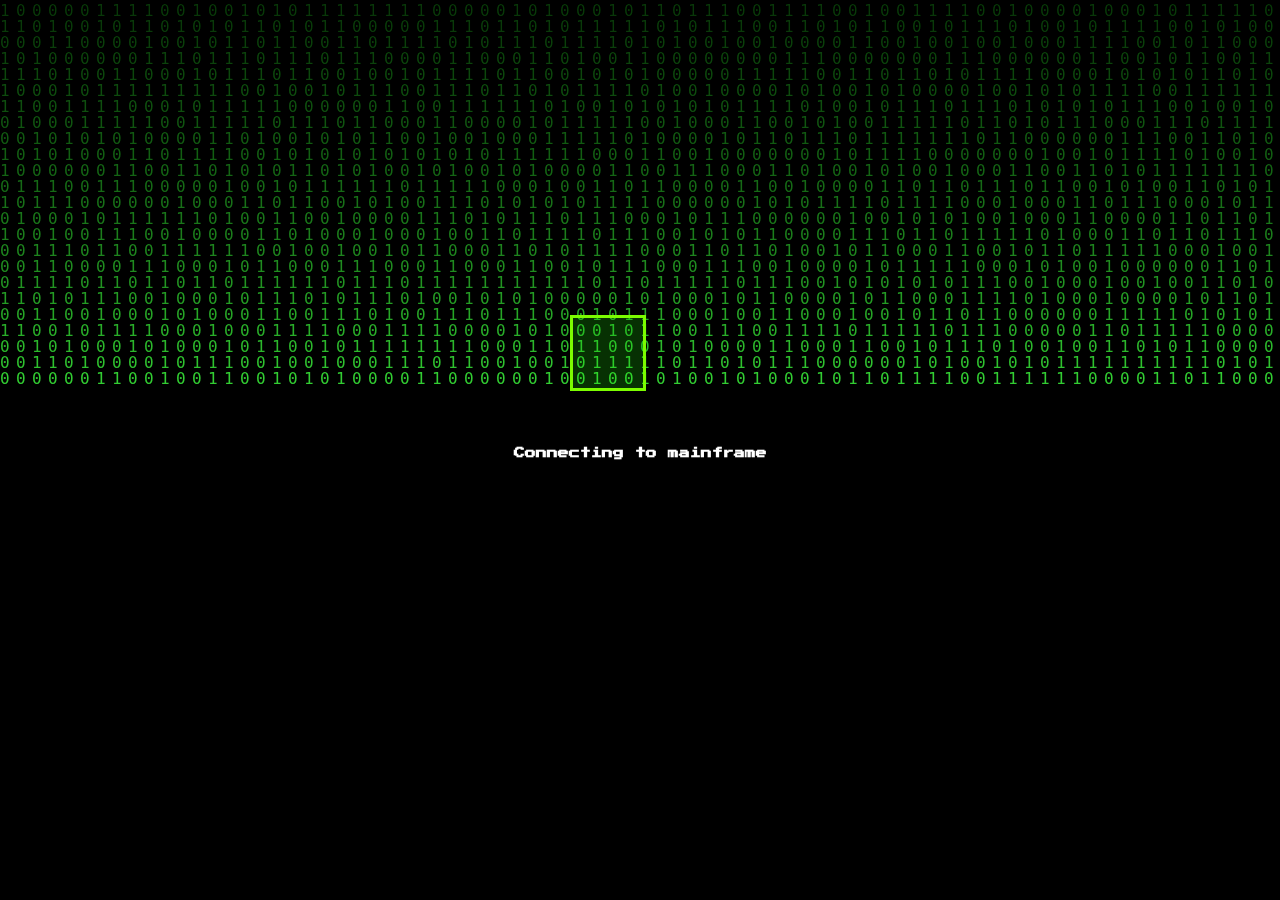
<file: index.html>
<!DOCTYPE html>
<html lang="en">
  <head>
    <meta charset="UTF-8" />
    <meta http-equiv="X-UA-Compatible" content="IE=edge" />
    <meta name="viewport" content="width=device-width, initial-scale=1.0" />
    <link rel="icon" type="image/x-icon" href="VM.ico">
    <!-- <link rel="stylesheet" href="style.css" /> -->
    <title>Stan's Server</title>
    <style>
			@import url('https://fonts.googleapis.com/css2?family=Press+Start+2P&display=swap');

      html {
        background: black;
        height: 100%;
        overflow: hidden;
      }

      body {
		font-family: "Press Start 2P", system-ui;
		font-weight: 400;
		font-style: normal;
        margin: 0;
        padding: 0;
        height: 100%;
        display: flex;
        justify-content: center;
        align-items: center;
        color: white;
        position: relative;
      }
	  #matrix {
        position: absolute;
        z-index: -1;
        top: 0;
        left: 0;
        width: 100vw;
        height: 100vh;
      }
      .wrapper {
		position: absolute;
		top: 25vh;
		left: 50vw;
		transform: translate(-50%, -50%); /* Centers the wrapper both vertically and horizontally */
		width: 90%; /* Ensures the wrapper takes up 90% of the viewport width */
		max-width: 325px; /* Limits the maximum width of the wrapper to prevent it from growing too large on big screens */
		text-align: center;
		color: white;
		z-index: 1;
		}

.spinner {
  width: 70px;
  height: 70px;
  --clr: #7CFC00;
  --clr-alpha: rgba(43, 255, 19, 0.1);
  animation: spinner 1.6s infinite ease;
  transform-style: preserve-3d;
  margin-bottom: 10px;
  position: absolute;
  top: 35vh;
  transform: translateX(-50%);
}

.card-text {
  margin-bottom: 25px;
  font-size: 0.6em;
  line-height: 15px;
}

/* For smaller screens */
@media (max-width: 600px) {
  .wrapper {
    width: 80%; /* On smaller screens, make the wrapper take up 80% of the screen width */
    padding: 10px;
	left: 47.5vw;
  }
  .spinner {
    width: 50px; /* Smaller spinner for smaller devices */
    height: 50px;
  }
  .spinnerText {
    font-size: 10px; /* Smaller font for the spinner text */
  }
}

/* For larger screens */
@media (min-width: 1200px) {
  .wrapper {
    width: 50%; /* On larger screens, the wrapper will take up 50% of the screen width */
  }
}

      .spinnerText{
        margin-top: 20px;
        font-size: 11px;
        z-index: 1;
        position: absolute;
        top: 47.5vh;
		font-weight: bold;
      }

.spinner > div {
  background-color: var(--clr-alpha);
  height: 100%;
  position: absolute;
  width: 100%;
  border: 3.5px solid var(--clr);
}

.spinner div:nth-of-type(1) {
  transform: translateZ(-35.2px) rotateY(180deg);
}

.spinner div:nth-of-type(2) {
  transform: rotateY(-270deg) translateX(50%);
  transform-origin: top right;
}

.spinner div:nth-of-type(3) {
  transform: rotateY(270deg) translateX(-50%);
  transform-origin: center left;
}

.spinner div:nth-of-type(4) {
  transform: rotateX(90deg) translateY(-50%);
  transform-origin: top center;
}

.spinner div:nth-of-type(5) {
  transform: rotateX(-90deg) translateY(50%);
  transform-origin: bottom center;
}

.spinner div:nth-of-type(6) {
  transform: translateZ(35.2px);
}

@keyframes spinner {
  0% {
    transform: rotate(45deg) rotateX(-25deg) rotateY(25deg);
  }

  50% {
    transform: rotate(45deg) rotateX(-385deg) rotateY(25deg);
  }

  100% {
    transform: rotate(45deg) rotateX(-385deg) rotateY(385deg);
  }
}

.container {
  display: flex;
  margin: auto;
  aspect-ratio: 16/9;
  align-items: center;
  justify-items: center;
  justify-content: center;
  flex-wrap: nowrap;
  flex-direction: column;
  gap: 1em;
}

.input-container {
  filter: drop-shadow(46px 36px 24px transparent)
    drop-shadow(-55px -40px 25px transparent);
  /* animation: blinkShadowsFilter 8s ease-in infinite; */
}

.input-content {
  display: grid;
  align-content: center;
  justify-items: center;
  align-items: center;
  text-align: center;
  padding-inline: 1em;
}

.input-content::before {
  content: "";
  position: absolute;
  width: 100%;
  height: 100%;
  filter: blur(40px);
  -webkit-clip-path: polygon(
    26% 0,
    66% 0,
    92% 0,
    100% 8%,
    100% 89%,
    91% 100%,
    7% 100%,
    0 92%,
    0 0
  );
  clip-path: polygon(
    26% 0,
    66% 0,
    92% 0,
    100% 8%,
    100% 89%,
    91% 100%,
    7% 100%,
    0 92%,
    0 0
  );
  background: rgba(122, 251, 255, 0.5568627451);
  transition: all 1s ease-in-out;
}

.input-content::after {
  content: "";
  position: absolute;
  width: 98%;
  height: 98%;
  box-shadow: inset 0px 0px 20px 20px #212121;
  background: repeating-linear-gradient(
      to bottom,
      transparent 0%,
      rgba(12, 54, 3, 0.6) 1px,
      rgb(0, 0, 0) 3px,
      hsl(91, 61%, 12%) 5px,
      #15441c 4px,
      transparent 0.5%
    ),
    repeating-linear-gradient(
      to left,
      hsl(295, 60%, 12%) 100%,
      hsla(295, 60%, 12%, 0.99) 100%
    );
  -webkit-clip-path: polygon(
    26% 0,
    31% 5%,
    61% 5%,
    66% 0,
    92% 0,
    100% 8%,
    100% 89%,
    91% 100%,
    7% 100%,
    0 92%,
    0 0
  );
  clip-path: polygon(
    26% 0,
    31% 5%,
    61% 5%,
    66% 0,
    92% 0,
    100% 8%,
    100% 89%,
    91% 100%,
    7% 100%,
    0 92%,
    0 0
  );
  animation: backglitch 50ms linear infinite;
}

.input-dist {
  z-index: 80;
  display: grid;
  align-items: center;
  text-align: center;
  width: 100%;
  padding-inline: 1em;
  padding-block: 1.2em;
  grid-template-columns: 1fr;
}

.input-type {
  display: flex;
  flex-wrap: wrap;
  flex-direction: column;
  gap: 1em;
  font-size: 1.1rem;
  background-color: transparent;
  width: 100%;
  border: none;
}

.input-is {
  font-family: "Press Start 2P", system-ui;
		font-weight: 400;
		font-style: normal;
  color: #fff;
  font-size: 0.8rem;
  background-color: transparent;
  width: 100%;
  box-sizing: border-box;
  padding-inline: 0.5em;
  padding-block: 0.7em;
  border: none;
  transition: all 1s ease-in-out;
  border-bottom: 1px solid hsl(221, 26%, 43%);
}

.input-is:hover {
  transition: all 1s ease-in-out;
  background: linear-gradient(
    90deg,
    transparent 0%,
    rgba(133, 255, 102, 0.2) 27%,
    rgba(133, 255, 102, 0.2) 63%,
    transparent 100%
  );
  transform: scale(1.1);
}

.input-content:focus-within::before {
  transition: all 1s ease-in-out;
  background: hsla(0, 0%, 100%, 0.814);
}

.input-is:focus {
  outline: none;
  border-bottom: 1px solid hsl(192, 100%, 100%);
  color: hsl(192, 100%, 88%);
  background: linear-gradient(
    90deg,
    transparent 0%,
    rgba(102, 255, 110, 0.2) 27%,
    rgba(133, 255, 102, 0.2) 63%,
    transparent 100%
  );
}

.input-is::-moz-placeholder {
  color: hsla(192, 100%, 88%, 0.806);
}

.input-is::placeholder {
  color: hsla(192, 100%, 88%, 0.806);
}

.submit-button {
  font-family: "Press Start 2P", system-ui;
		font-weight: 400;
		font-style: normal;
    font-size: 0.8rem;
  width: 50%;
  border: none;
  color: hsla(192, 100%, 88%, 0.806);
  background: linear-gradient(
    90deg,
    transparent 0%,
    rgba(133, 255, 102, 0.2) 27%,
    rgba(133, 255, 102, 0.2) 63%,
    transparent 100%
  );
  clip-path: polygon(0 0, 85% 0%, 100% 0, 100% 15%, 100% 90%, 91% 100%, 0 100%);
  padding: 0.5em;
  animation: blinkShadowsFilter 0.5s ease-in infinite;
  transition: all 500ms;
}

.submit-button:hover {
  color: hsl(0, 0%, 100%);
  cursor: pointer;
  font-size: medium;
  font-weight: bold;
}

@keyframes backglitch {
  0% {
    box-shadow: inset 0px 20px 20px 30px #212121;
  }

  50% {
    box-shadow: inset 0px -20px 20px 30px hsl(100, 41%, 10%);
  }

  to {
    box-shadow: inset 0px 20px 20px 30px #212121;
  }
}

@keyframes rotate {
  0% {
    transform: rotate(0deg) translate(-50%, 20%);
  }

  50% {
    transform: rotate(180deg) translate(40%, 10%);
  }

  to {
    transform: rotate(360deg) translate(-50%, 20%);
  }
}

.dots {
  color: white;
  position: relative;
}

.dots::after {
  position: absolute;
  animation: b 3s infinite linear;
  color: white;
  content: "";
  left: 105%;
}

@keyframes b {
  0% {
    content: "";
  }

  10% {
    content: ".";
  }

  40% {
    content: "..";
  }

  70% {
    content: "...";
  }

  100% {
    content: "";
  }
}

.sticky-note-container {
    position: absolute;
    top: 15px;
    right: 10px;
    display: none;
}

.sticky-note {
    width: 220px;
    height: 200px;
    background-color: #ffeb3b; /* yellow sticky note color */
    padding: 20px;
    border-radius: 10px;
    box-shadow: 3px 3px 5px rgba(0, 0, 0, 0.2);
    display: flex;
    justify-content: center;
    align-items: center;
    font-size: 18px;
    color: #333;
    font-weight: bold;
    transform: rotate(-2deg); /* Slight rotation for effect */
    animation: swing 2s ease-out forwards; /* Animation only for sticky note */
}

.sticky-pin {
    position: absolute;
    top: 8px;
    right: 4px;
    width: 20px;
    height: 20px;
    background-color: #ff3b3b;
    border-radius: 50%;
    box-shadow: 2px 2px 5px rgba(0, 0, 0, 0.262);
    transform: translateX(-50%);
    /* No animation on the red pin, so it remains fixed */
}

.line {
    width: 100%;
    height: 1px;
    background-color: #c96f005e;
    margin: 5px 0;
}

.text-container {
    display: flex;
    flex-direction: column;
    justify-content: flex-start;
    align-items: flex-start;
    overflow: hidden;
    white-space: nowrap;
    padding-right: 5px;
}

.text-container span {
    margin: 0;
    padding-left: 10px;
    font-size: 10px;
}

/* Swing animation for sticky note */
@keyframes swing {
    0% {
        transform: rotate(-2deg) translateX(0); /* Initial position */
    }
    30% {
        transform: rotate(3deg) translateX(-5px); /* Move left */
    }
    50% {
        transform: rotate(-3deg) translateX(5px); /* Move right */
    }
    70% {
        transform: rotate(2deg) translateX(-5px); /* Move left */
    }
    100% {
        transform: rotate(-2deg) translateX(0); /* Stop at original position */
    }
}


    </style>
  </head>
  <body>
<div class="sticky-note-container">
    <div class="sticky-note">
        <div class="text-container">
            <span>Don't forget to hide!</span>
            <div class="line"></div>
            <span>‎ </span>
            <div class="line"></div>
            <span>user: stan</span>
            <div class="line"></div>
            <span>pass: 123</span>
            <div class="line"></div>
            <span>‎ </span>
            <div class="line"></div>
            <span>‎ </span>
            <div class="line"></div>
            <span>‎ </span>
            <div class="line"></div>
        </div>
    </div>
    <div class="sticky-pin"></div> <!-- Red Pin placed separately -->
</div>
<div class="spinner">
  <div></div>
  <div></div>
  <div></div>
  <div></div>
  <div></div>
  <div></div>
</div>
<div class="spinnerText">Connecting to mainframe<span class="dots"></span></div>
    <canvas id="matrix"></canvas>
   
    <script>
      const canvas = document.getElementById("matrix");
      const context = canvas.getContext("2d");

      canvas.width = window.innerWidth;
      canvas.height = window.innerHeight;

      // const katakana =
      //   "アァカサタナハマヤャラワガザダバパイィキシチニヒミリヰギジヂビピウゥクスツヌフムユュルグズブヅプエェケセテネヘメレヱゲゼデベペオォコソトノホモヨョロヲゴゾドボポヴッン";
      // const latin = "ABCDEFGHIJKLMNOPQRSTUVWXYZ";
      // const nums = "0123456789";

      // const alphabet = katakana + latin + nums;

      const alphabet = "01"

      const fontSize = 16;
      const columns = canvas.width / fontSize;

      const rainDrops = [];

      for (let x = 0; x < columns; x++) {
        rainDrops[x] = 1;
      }

      const draw = () => {
        context.fillStyle = "rgba(0, 0, 0, 0.05)";
        context.fillRect(0, 0, canvas.width, canvas.height);

        context.fillStyle = "#32CD32";
        context.font = fontSize + "px monospace";

        for (let i = 0; i < rainDrops.length; i++) {
          const text = alphabet.charAt(
            Math.floor(Math.random() * alphabet.length)
          );
          context.fillText(text, i * fontSize, rainDrops[i] * fontSize);

          if (
            rainDrops[i] * fontSize > canvas.height &&
            Math.random() > 0.975
          ) {
            rainDrops[i] = 0;
          }
          rainDrops[i]++;
        }
      };

      setInterval(draw, 30);

      setTimeout(() => {
        document.querySelector(".spinner").remove();
        document.querySelector(".spinnerText").remove();
        let div = document.createElement("div")
        div.innerHTML = `<form class="container" action="console.html" method="GET" onsubmit="event.preventDefault(); validateMyForm();">
            <div class="input-container">
              <div class="input-content">
                <div class="input-dist">
                  <span class="card-text">Restricted Area Access.<br>Authorized personel only!</span>
                  <div class="input-type">
                    <input class="input-is" type="text" placeholder="User" />
                    <input
                      class="input-is"
                      type="password"
                      placeholder="Password"
                    />
                  </div>
                </div>
              </div>
            </div>
            <button class="submit-button">Log in</button>
          </form>`
document.body.appendChild(div)
      }, 7000);

      function validateMyForm() {
		if(document.querySelectorAll(".input-is")[0].value.trim().length < 1 || document.querySelectorAll(".input-is")[1].value.trim().length < 1){
            document.querySelector(".card-text").innerHTML = "Error submiting.<br>Please fill in all fields!";
            document.querySelectorAll(".input-is")[0].value = "";
            document.querySelectorAll(".input-is")[1].value = "";
        }
        else if(document.querySelectorAll(".input-is")[0].value.trim() == "stan" && document.querySelectorAll(".input-is")[1].value.trim() == "123"){
            document.querySelector(".container").parentElement.hidden = true;
            let div = document.createElement("div")
            let divText = document.createElement("div")
            divText.classList = "spinnerText"
            div.classList = "spinner"
            div.innerHTML = `  <div></div>
                            <div></div>
                            <div></div>
                            <div></div>
                            <div></div>
                            <div></div>`
            divText.innerHTML = `Authorized. Connecting to mainframe<span class="dots"></span>`
            document.body.appendChild(div)
            document.body.appendChild(divText)
            
            setTimeout(() => {
                document.querySelector(".container").submit();
            }, 3500);
        }
        else{
            document.querySelector(".card-text").innerHTML = "Wrong username or password!<br>Please try again.";
            document.querySelectorAll(".input-is")[0].value = "";
            document.querySelectorAll(".input-is")[1].value = "";
            document.querySelector(".sticky-note-container").style.display = "block";
        }
      }

document.ondragstart = function(){return false;}
document.oncontextmenu = function(){return false;}
document.onselectstart = function(){return false;}

document.addEventListener("keydown", function (e) {
    // Block F12
    if (e.key === "F12") { // F12 key
        e.preventDefault();
        return false;
    }

    // Block Ctrl + Shift + I (Developer Tools)
    if (e.ctrlKey && e.shiftKey && e.key === "I") { // Ctrl + Shift + I
        e.preventDefault();
        return false;
    }

    // Block Ctrl + Shift + C (Inspect Element)
    if (e.ctrlKey && e.shiftKey && e.key === "C") { // Ctrl + Shift + C
        e.preventDefault();
        return false;
    }

    // Block Ctrl + U (View Page Source)
    if (e.ctrlKey && e.key === "u") { // Ctrl + U
        e.preventDefault();
        return false;
    }

    // Block Ctrl + Shift + J (Developer Tools Console tab)
    if (e.ctrlKey && e.shiftKey && e.key === "J") { // Ctrl + Shift + J
        e.preventDefault();
        return false;
    }

    // Block Ctrl + Shift + F (Search in DevTools)
    if (e.ctrlKey && e.shiftKey && e.key === "F") { // Ctrl + Shift + F
        e.preventDefault();
        return false;
    }

    // Block Ctrl + Alt + I (Developer Tools)
    if (e.ctrlKey && e.altKey && e.key === "I") { // Ctrl + Alt + I
        e.preventDefault();
        return false;
    }

    // Block right-click (optional)
    if (e.button === 2) { // Right-click
        e.preventDefault();
        return false;
    }
});
    </script>
  </body>
</html>
</file>
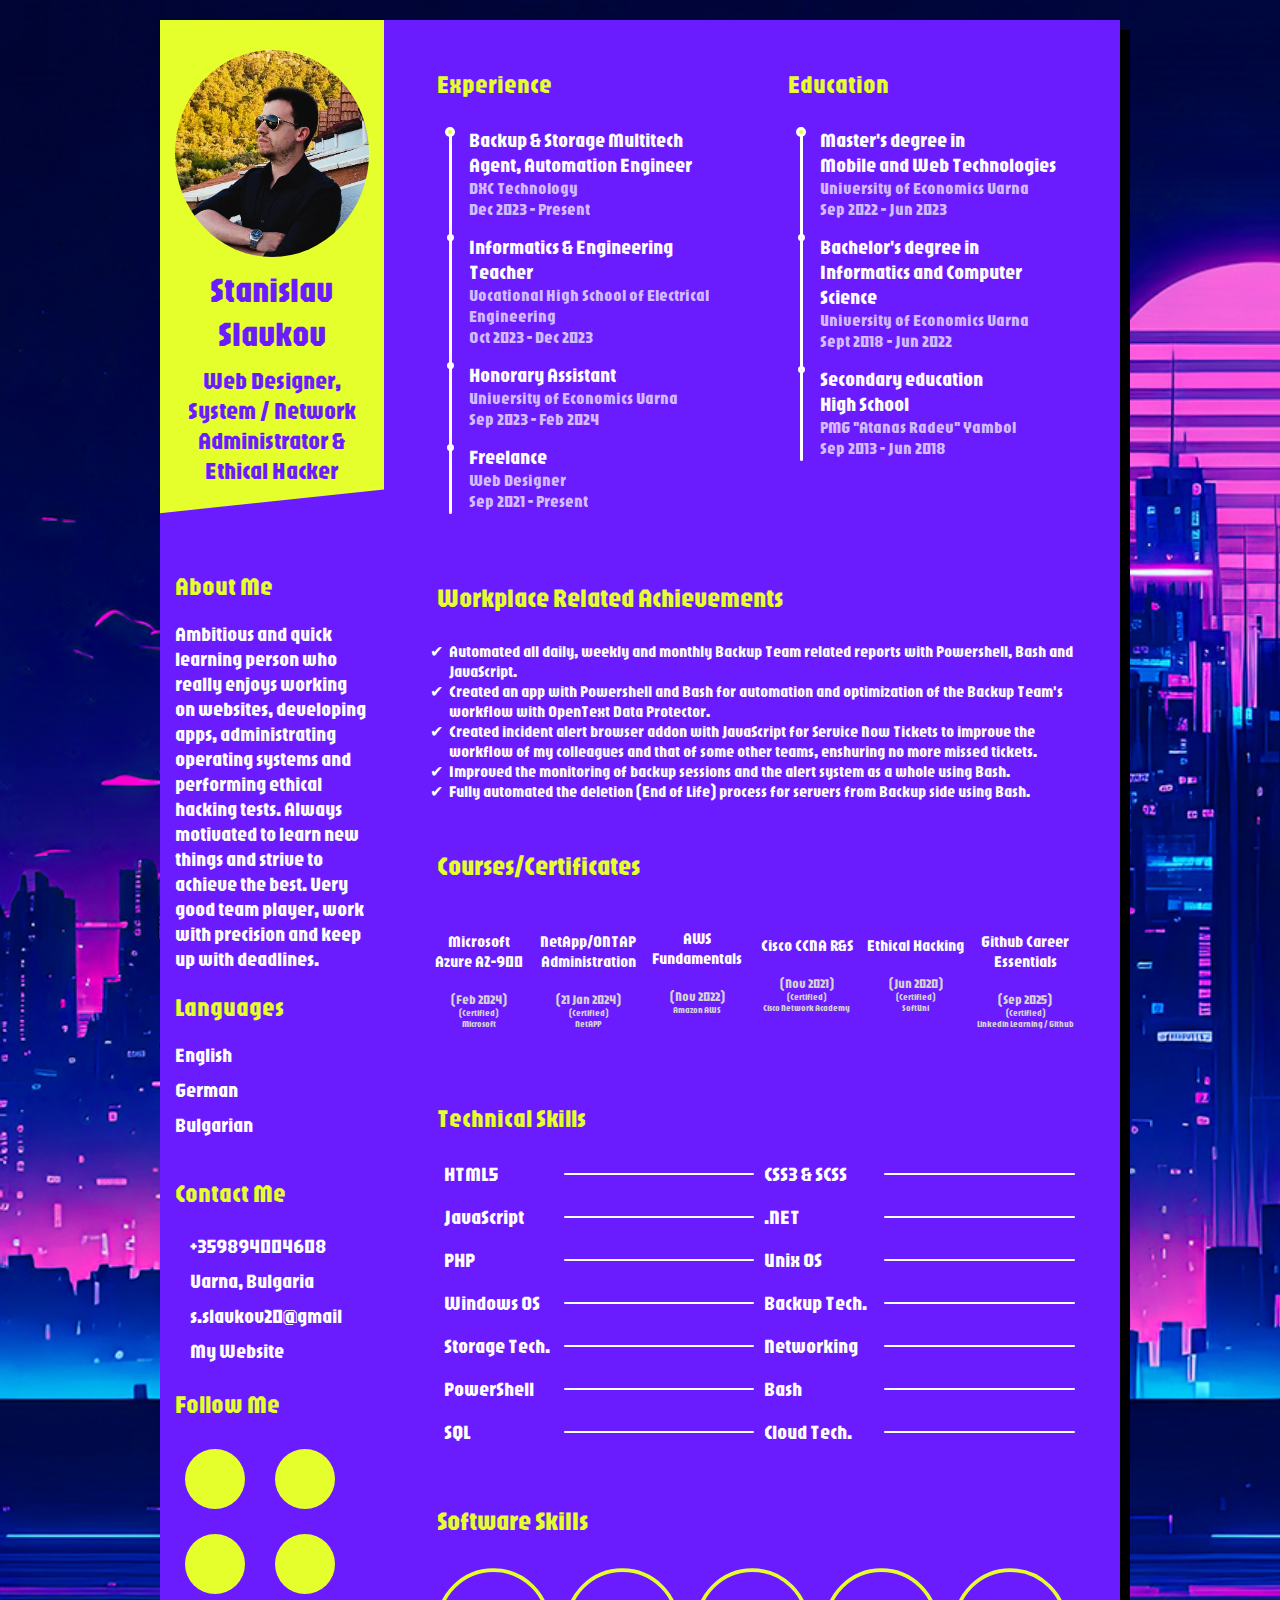
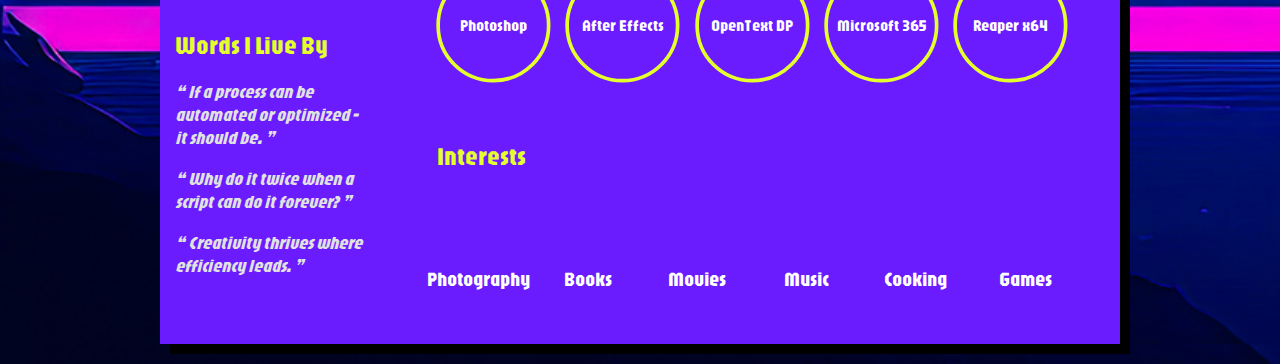
<file: cv.html>
<!DOCTYPE html>
<html lang="en">
<head>
    <meta charset="UTF-8">
    <meta name="viewport" content="width=device-width, initial-scale=1.0">
    <title>Stanislav's CV</title>
    <link rel="icon" type="image/x-icon" href="CV.ico">
    <link rel="stylesheet" href="style.css">
    <link rel="stylesheet" href="https://cdnjs.cloudflare.com/ajax/libs/font-awesome/6.7.1/css/all.min.css" integrity="sha512-5Hs3dF2AEPkpNAR7UiOHba+lRSJNeM2ECkwxUIxC1Q/FLycGTbNapWXB4tP889k5T5Ju8fs4b1P5z/iB4nMfSQ==" crossorigin="anonymous" referrerpolicy="no-referrer" />
</head>
<body>
    <div class="resume">
        <div class="base">
          <div class="profile">
            <div class="photo">
              <img src="photo.jpg"/>
            </div>
            <div class="info">
              <h1 class="name">Stanislav Slavkov</h1>
              <h2 class="job">Web Designer, System / Network Administrator & Ethical Hacker</h2>
            </div>
          </div>
          <div class="about">
            <h3>About Me</h3>Ambitious and quick learning person who really enjoys working on websites, developing apps, administrating operating systems and performing ethical hacking tests. Always motivated to learn new things and
            strive to achieve the best. Very good team player, work with precision and keep up with deadlines.
          </div>
          <div class="languages">
            <h3>Languages</h3>
            <ul>
              <li>
                <span class="language-name">English</span>
                <span class="stars">
                  <i class="fa fa-star"></i>
                  <i class="fa fa-star"></i>
                  <i class="fa fa-star"></i>
                  <i class="fa fa-star"></i>
                  <i class="fa fa-star"></i>
                </span>
              </li>
              <li>
                <span class="language-name">German</span>
                <span class="stars">
                  <i class="fa fa-star"></i>
                  <i class="fa fa-star-half-stroke"></i>
                  <i class="fa-regular fa-star"></i>
                  <i class="fa-regular fa-star"></i>
                  <i class="fa-regular fa-star"></i>
                </span>
              </li>
              <li>
                <span class="language-name">Bulgarian</span>
                <span class="stars">
                  <i class="fa fa-star"></i>
                  <i class="fa fa-star"></i>
                  <i class="fa fa-star"></i>
                  <i class="fa fa-star"></i>
                  <i class="fa fa-star"></i>
                </span>
              </li>
            </ul>
          </div>          
          <div class="contact">
            <h3>Contact Me</h3>
            <div class="call"><a href="tel:+359894004608"><i class="fas fa-phone"></i><span>+359894004608</span></a></div>
            <div class="address"><a href="https://maps.app.goo.gl/P6m44tELq11sVsMF6" target="_blank"><i class="fas fa-map-marker"></i><span>Varna, Bulgaria</span></a>
            </div>
            <div class="email"><a href="mailto:s.slavkov20@gmail.com"><i class="fas fa-envelope"></i><span>s.slavkov20@gmail</span></a></div>
            <div class="website"><a href="https://darkfirephoenixx.github.io/Portfolio/" target="_blank"> <i class="fas fa-globe"></i><span>My Website</span></a></div>
          </div>
          <div class="follow">
            <h3>Follow Me</h3>
            <div class="box">
              <a href="https://bg-bg.facebook.com/stanislav.slavkov.754" target="_blank"><i class="fab fa-facebook"></i></a>
              <a href="https://www.instagram.com/stasg12/" target="_blank"><i class="fab fa-instagram "></i></a>
              <a href="https://github.com/DarkFirePhoenixX" target="_blank"><i class="fab fa-github"></i></a>
              <a href="https://discord.com/users/267582165305393153" target="_blank"><i class="fab fa-discord"></i></a>
            </div>
          </div>
          <div class="motto">
            <h3>Words I Live By</h3>
            <p class="motto-row">❝ If a process can be automated or optimized - it should be. ❞</p>
            <p class="motto-row">❝ Why do it twice when a script can do it forever? ❞</p>
            <p class="motto-row">❝ Creativity thrives where efficiency leads. ❞</p>
          </div>
        </div>
        <div class="func">
          <div class="work">
            <h3><i class="fa fa-briefcase"></i>Experience</h3>
            <ul>
              <li><span>Backup & Storage Multitech<br>Agent, Automation Engineer</span><small>DXC Technology</small><small>Dec 2023 - Present</small></li>
              <li><span>Informatics & Engineering Teacher</span><small>Vocational High School of Electrical Engineering</small><small>Oct 2023 - Dec 2023</small></li>
              <li><span>Honorary Assistant</span><small>University of Economics Varna</small><small>Sep 2023 - Feb 2024</small></li>
              <li><span>Freelance</span><small>Web Designer</small><small>Sep 2021 - Present</small></li>
            </ul>
          </div>
          <div class="edu">
            <h3><i class="fa fa-graduation-cap"></i>Education</h3>
            <ul>
              <li><span>Master's degree in<br>Mobile and Web Technologies</span><small>University of Economics Varna</small><small>Sep 2022 - Jun 2023</small></li>
              <li><span>Bachelor's degree in<br>Informatics and Computer Science</span><small>University of Economics Varna</small><small>Sept 2018 - Jun 2022</small></li>
              <li><span>Secondary education<br>High School</span><small>PMG "Atanas Radev" Yambol</small><small>Sep 2013 - Jun 2018</small></li>
            </ul>
          </div>
          <div class="skills-soft certificates">
            <h3><i class="fa fa-trophy"></i>Workplace Related Achievements</h3>
            <ul style="margin-left: 20px; display: table; text-align: start;" class="counter-rule">
              <!-- list-style: disclosure-closed; -->
              <li>Automated all daily, weekly and monthly Backup Team related reports with Powershell, Bash and JavaScript.</li>
              <li>Created an app with Powershell and Bash for automation and optimization of the Backup Team's workflow with OpenText Data Protector.</li>
              <li>Created incident alert browser addon with JavaScript for Service Now Tickets to improve the workflow of my colleagues and that of some other teams, enshuring no more missed tickets.</li>
              <li>Improved the monitoring of backup sessions and the alert system as a whole using Bash.</li>
              <li>Fully automated the deletion (End of Life) process for servers from Backup side using Bash.</li>
              <!-- <li>Created a small private cloud using OpenMediaVault with backup and recovery system.</li> -->
            </ul>
          </div>
          <div class="skills-soft certificates">
            <h3><i class="fas fa-certificate"></i>Courses/Certificates</h3>
            <br>
                <div class="interests-items certificates-items">
                    <div class="microsoft"><i class="fa-brands fa-microsoft"></i><span>Microsoft Azure AZ-900</span><br><small>(Feb 2024)</small><small class="certified">(Certified)</small><small class="certified">Microsoft</small></div>
                    <div class="netapp"><i class="fas fa-server"></i><span>NetApp/ONTAP Administration</span><br><small>(21 Jan 2024)</small><small class="certified">(Certified)</small><small class="certified">NetAPP</small></div>
                    <div class="aws"><i class="fa-brands fa-aws"></i><span>AWS Fundamentals</span><br><small>(Nov 2022)</small><small class="certified">Amazon AWS</small><small>‎ </small></div>
                    <div class="cisco"><i class="fas fa-wifi"></i><span>Cisco CCNA R&S</span><br><small>(Nov 2021)</small><small class="certified">(Certified)</small><small class="certified">Cisco Network Academy</small><small>‎ </small></div>
                    <div class="ethical-hacking"><i class="fa-brands fa-redhat"></i><span>Ethical Hacking</span><br><small>(Jun 2020)</small><small class="certified">(Certified)</small><small class="certified">SoftUni</small><small>‎ </small></div>
                    <div class="github"><i class="fa-brands fa-github"></i><span>Github Career Essentials</span><br><small>(Sep 2025)</small><small class="certified">(Certified)</small><small class="certified">Linkedin Learning / Github</small></div>
                  </div>
          </div>
          <br>
          <div class="skills-prog">
            <h3><i class="fas fa-code"></i>Technical Skills</h3>
            <ul>
              <li data-percent="95"><span>HTML5</span>
                <div class="skills-bar">
                  <div class="bar"></div>
                </div>
              </li>
              <li data-percent="90"><span>CSS3 & SCSS</span>
                <div class="skills-bar">
                  <div class="bar"></div>
                </div>
              </li>
              <li data-percent="100"><span>JavaScript</span>
                <div class="skills-bar">
                  <div class="bar"></div>
                </div>
              </li>
              <li data-percent="75"><span>.NET</span>
                <div class="skills-bar">
                  <div class="bar"></div>
                </div>
              </li>
              <li data-percent="60"><span>PHP</span>
                <div class="skills-bar">
                  <div class="bar"></div>
                </div>
              </li>
              <li data-percent="100"><span>Unix OS</span>
                <div class="skills-bar">
                  <div class="bar"></div>
                </div>
              </li>
              <li data-percent="100"><span>Windows OS</span>
                <div class="skills-bar">
                  <div class="bar"></div>
                </div>
              </li>
              <li data-percent="100"><span>Backup Tech.</span>
                <div class="skills-bar">
                  <div class="bar"></div>
                </div>
              </li>
              <li data-percent="75"><span>Storage Tech.</span>
                <div class="skills-bar">
                  <div class="bar"></div>
                </div>
              </li>
              <li data-percent="100"><span>Networking</span>
                <div class="skills-bar">
                  <div class="bar"></div>
                </div>
              </li>
              <li data-percent="100"><span>PowerShell</span>
                <div class="skills-bar">
                  <div class="bar"></div>
                </div>
              </li>
              <li data-percent="100"><span>Bash</span>
                <div class="skills-bar">
                  <div class="bar"></div>
                </div>
              </li>
              <li data-percent="75"><span>SQL</span>
                <div class="skills-bar">
                  <div class="bar"></div>
                </div>
              </li>
              <li data-percent="100"><span>Cloud Tech.</span>
                <div class="skills-bar">
                  <div class="bar"></div>
                </div>
              </li>
            </ul>
          </div>
          <div class="skills-soft">
            <h3><i class="fas fa-bezier-curve"></i>Software Skills</h3>
            <ul>
              <li data-percent="90">
                <svg viewbox="0 0 100 100">
                  <circle cx="50" cy="50" r="45"></circle>
                  <circle class="cbar" cx="50" cy="50" r="45"></circle>
                </svg><span>Photoshop</span><small></small>
              </li>
              <li data-percent="90">
                <svg viewbox="0 0 100 100">
                  <circle cx="50" cy="50" r="45"></circle>
                  <circle class="cbar" cx="50" cy="50" r="45"></circle>
                </svg><span>After Effects</span><small></small>
              </li>
              <li data-percent="100">
                <svg viewbox="0 0 100 100">
                  <circle cx="50" cy="50" r="45"></circle>
                  <circle class="cbar" cx="50" cy="50" r="45"></circle>
                </svg><span>OpenText DP</span><small></small>
              </li>
              <li data-percent="100">
                <svg viewbox="0 0 100 100">
                  <circle cx="50" cy="50" r="45"></circle>
                  <circle class="cbar" cx="50" cy="50" r="45"></circle>
                </svg><span>Microsoft 365</span><small></small>
              </li>
              <li data-percent="100">
                <svg viewbox="0 0 100 100">
                  <circle cx="50" cy="50" r="45"></circle>
                  <circle class="cbar" cx="50" cy="50" r="45"></circle>
                </svg><span>Reaper x64</span><small></small>
              </li>
            </ul>
          </div>
          <div class="interests">
            <h3><i class="fas fa-star"></i>Interests</h3>
            <div class="interests-items">
              <div class="photo"><i class="fas fa-camera"></i><span>Photography</span></div>
              <div class="books"><i class="fas fa-book"></i><span>Books</span></div>
              <div class="movies"><i class="fas fa-film"></i><span>Movies</span></div>
              <div class="music"><i class="fas fa-headphones"></i><span>Music</span></div>
              <div class="cooking"><i class="fas fa-kitchen-set"></i><span>Cooking</span></div>
              <div class="games"><i class="fas fa-gamepad"></i><span>Games</span></div>
            </div>
          </div>
        </div>
      </div>
</body>
<script src="https://cdnjs.cloudflare.com/ajax/libs/jquery/3.7.1/jquery.min.js" integrity="sha512-v2CJ7UaYy4JwqLDIrZUI/4hqeoQieOmAZNXBeQyjo21dadnwR+8ZaIJVT8EE2iyI61OV8e6M8PP2/4hpQINQ/g==" crossorigin="anonymous" referrerpolicy="no-referrer"></script>
<script src="script.js"></script>
</html>
</file>
<file: style.css>
/* @import url("https://fonts.googleapis.com/css?family=Montserrat"); */
@import url('https://fonts.googleapis.com/css2?family=Dancing+Script:wght@400..700&family=Jaro:opsz@6..72&display=swap');

@counter-style emoji {
  system: cyclic;
  symbols: "\2714";
  suffix: "  ";
}

.counter-rule {
  list-style-type: emoji;
}

* {
  outline: none;
  /* -webkit-touch-callout: none;
    -webkit-user-select: none;
    -khtml-user-select: none;
    -moz-user-select: none;
    -ms-user-select: none;
    user-select: none; */
}

*,
*:before,
*:after {
  -webkit-box-sizing: inherit;
  -moz-box-sizing: inherit;
  box-sizing: inherit;
}

html,
body {
  -webkit-box-sizing: border-box;
  -moz-box-sizing: border-box;
  box-sizing: border-box;
  margin: 0;
  padding: 0;
  -webkit-transition: 0.5s;
  transition: 0.5s;
  /* background: white; */
  background-image: url("background1080p.jpg");
  background-repeat: no-repeat;
  background-size: cover;
  /* filter: blur(1px); */
  cursor: default;
  font-family: "Jaro", sans-serif;
  font-size: 20px;
}

a {
  text-decoration: none;
  color: white;
  display: block;
  transition-duration: 0.3s;
}

ul {
  list-style-type: none;
  padding: 0;
}

h3 {
  color:  #e5ff2c ;
  margin: 10px 0 20px 0;
  /* text-transform: lowercase; */
  font-size: 1.25em;
  /* margin-bottom: 20px; */
}

.resume {
  width: 960px;
  background: #6b1cff;
  color: white;
  margin: 20px auto;
  box-shadow: 10px 10px black;
  position: relative;
  display: flex;
  z-index: 1000;
}
.resume .base,
.resume .func {
  box-sizing: border-box;
  float: left;
}
.resume .base > div,
.resume .func > div {
  padding-bottom: 10px;
}
.resume .base > div:last-of-type,
.resume .func > div:last-of-type {
  padding-bottom: 0;
}
.resume .base {
  width: 30%;
  padding: 30px 15px;
  background: #6b1cff;
  color: white;
}
.resume .base .profile {
  background:  #e5ff2c ;
  padding: 30px 15px 40px 15px;
  margin: -30px -15px 45px -15px;
  position: relative;
  z-index: 2;
}
.resume .base .profile::after {
  content: "";
  position: absolute;
  background: #6b1cff;
  width: 250px;
  height: 40px;
  bottom: -15px;
  left: 0%;
  transform: skewY(-6deg);
  z-index: -1;
}
.resume .base .profile .photo img {
  width: 100%;
  border-radius: 50%;
  /* filter:sepia(50%); */
}
.resume .base .profile .photo {
  display: flex;
  justify-content: center;
  align-items: center;
}
.resume .base .profile .fa-rocket {
  font-size: 100px;
  text-align: center;
  margin: auto;
  color: #6b1cff;
}
.resume .base .profile .info {
  text-align: center;
  color: white;
}
.resume .base .profile .info .name {
  margin-top: 10px;
  margin-bottom: 0;
  font-size: 1.75em;
  /* text-transform: lowercase; */
  color: #6b1cff;
}
.resume .base .profile .info .job {
  margin-top: 10px;
  margin-bottom: 0;
  font-size: 1.2em;
  /* text-transform: lowercase; */
  color: #6b1cff;
}
.resume .base .contact div {
  line-height: 35px;
}
.resume .base .contact div a:hover {
  color: yellow;
}
.resume .base .contact div a:hover span::after {
  width: 100%;
}
.resume .base .contact div:hover i {
  color: yellow;
}
.resume .base .contact div i {
  color:  #e5ff2c ;
  width: 20px;
  height: 20px;
  font-size: 20px;
  text-align: center;
  margin-right: 15px;
  transition-duration: 0.3s;
}
.resume .base .contact div span {
  position: relative;
}
.resume .base .contact div span::after {
  content: "";
  position: absolute;
  background: yellow;
  height: 1px;
  width: 0;
  bottom: 0;
  left: 0;
  transition-duration: 0.3s;
}
.resume .base .follow .box {
  text-align: center;
  vertical-align: middle;
}
.resume .base .follow .box a {
  display: inline-block;
  vertical-align: text-bottom;
}
.resume .base .follow .box a:hover i {
  background: yellow;
  border-radius: 5px;
  transform: rotate(45deg) scale(0.8);
}
.resume .base .follow .box a:hover i::before {
  transform: rotate(-45deg) scale(1.5);
}
.resume .base .follow .box i {
  display: inline-block;
  font-size: 30px;
  background:  #e5ff2c ;
  width: 60px;
  height: 60px;
  border-radius: 50%;
  line-height: 60px;
  color: #6b1cff;
  margin: 0 10px 10px 10px;
  transition-duration: 0.3s;
}
.resume .base .follow .box i::before {
  transition-duration: 0.3s;
}
.resume .base .follow .box i.fa::before {
  display: block;
}
.resume .func {
  width: 100%;
  padding: 30px;
}
.resume .func:hover > div {
  transition-duration: 0.5s;
}
.resume .func:hover > div:hover h3 i {
  transform: scale(1.25);
}
.resume .func:hover > div:not(:hover) {
  opacity: 0.5;
}
.resume .func h3 {
  transition-duration: 0.3s;
  margin-top: 0;
}

.resume .func h3 i {
  color: #6b1cff;
  background:  #e5ff2c ;
  width: 42px;
  height: 42px;
  font-size: 20px;
  line-height: 42px;
  border-radius: 50%;
  text-align: center;
  vertical-align: middle;
  margin-right: 8px;
  transition-duration: 0.3s;
}
.resume .func .work,
.resume .func .edu {
  float: left;
}
.resume .func .work small,
.resume .func .edu small {
  display: block;
  opacity: 0.7;
}
.resume .func .work ul li,
.resume .func .edu ul li {
  position: relative;
  margin-left: 15px;
  padding-left: 25px;
  padding-bottom: 15px;
}
.resume .func .work ul li:hover::before,
.resume .func .edu ul li:hover::before {
  animation: circle 1.2s infinite;
}
.resume .func .work ul li:hover span,
.resume .func .edu ul li:hover span {
  color: yellow;
}
@keyframes circle {
  from {
    box-shadow: 0 0 0 0px yellow;
  }
  to {
    box-shadow: 0 0 0 6px rgba(255, 255, 255, 0);
  }
}
.resume .func .work ul li:first-of-type::before,
.resume .func .edu ul li:first-of-type::before {
  width: 10px;
  height: 10px;
  left: 1px;
}
.resume .func .work ul li:last-of-type,
.resume .func .edu ul li:last-of-type {
  padding-bottom: 3px;
}
.resume .func .work ul li:last-of-type::after,
.resume .func .edu ul li:last-of-type::after {
  border-radius: 1.5px;
}
.resume .func .work ul li::before,
.resume .func .work ul li::after,
.resume .func .edu ul li::before,
.resume .func .edu ul li::after {
  content: "";
  display: block;
  position: absolute;
}
.resume .func .work ul li::before,
.resume .func .edu ul li::before {
  width: 7px;
  height: 7px;
  border: 3px solid white;
  background:  #e5ff2c ;
  border-radius: 50%;
  left: 3px;
  z-index: 1;
}
.resume .func .work ul li::after,
.resume .func .edu ul li::after {
  width: 3px;
  height: 100%;
  background: white;
  left: 5px;
  top: 0;
}
.resume .func .work ul li span,
.resume .func .edu ul li span {
  transition-duration: 0.3s;
}
.resume .func .work {
  width: 48%;
  background: #6b1cff;
  padding: 15px;
  margin: 0 4% 15px 0;
}
.resume .func .edu {
  width: 48%;
  background: #6b1cff;
  padding: 15px;
}
.resume .func .skills-prog {
  clear: both;
  background: #6b1cff;
  padding: 15px;
}
.resume .func .skills-prog ul {
  margin-left: 15px;
}
.resume .func .skills-prog ul li {
  margin-bottom: 8px;
  display: flex;
  align-items: center;
  transition-duration: 0.3s;
}
.resume .func .skills-prog ul li:hover {
  color: yellow;
}
.resume .func .skills-prog ul li:hover .skills-bar .bar {
  background: yellow;
  box-shadow: 0 0 0 1px yellow;
}
.resume .func .skills-prog ul li span {
  display: block;
  width: 120px;
}
.resume .func .skills-prog ul li .skills-bar {
  background: white;
  height: 2px;
  width: calc(100% - 120px);
  position: relative;
  border-radius: 2px;
}
.resume .func .skills-prog ul li .skills-bar .bar {
  position: absolute;
  top: -1px;
  height: 4px;
  background:  #e5ff2c ;
  box-shadow: 0 0 0  #e5ff2c ;
  border-radius: 5px;
}
.resume .func .skills-soft {
  clear: both;
  background: #6b1cff;
  padding: 15px;
  font-size: 0.8em;
  /* margin: 15px 0 0; */
}
.resume .func .skills-soft ul {
  display: flex;
  justify-content: space-between;
  text-align: center;
}
.resume .func .skills-soft ul li {
  position: relative;
}
.resume .func .skills-soft ul li:hover svg .cbar {
  stroke: yellow;
  stroke-width: 4px;
}
.resume .func .skills-soft ul li:hover span,
.resume .func .skills-soft ul li:hover small {
  transform: scale(1.2);
}
.resume .func .skills-soft ul li svg {
  width: 95%;
  fill: transparent;
  transform: rotate(-90deg);
}
.resume .func .skills-soft ul li svg circle {
  stroke-width: 1px;
  stroke: white;
}
.resume .func .skills-soft ul li svg .cbar {
  stroke-width: 3px;
  stroke:  #e5ff2c ;
  stroke-linecap: round;
}
.resume .func .skills-soft ul li span,
.resume .func .skills-soft ul li small {
  position: absolute;
  display: block;
  width: 100%;
  top: 62%;
  transition-duration: 0.3s;
}
.resume .func .skills-soft ul li span {
  top: 40%;
}
.resume .func .interests {
  background: #6b1cff;
  /* margin: 15px 0 0; */
  padding: 15px;
}
.resume .func .interests-items {
  box-sizing: border-box;
  padding: 0 0 15px;
  width: 100%;
  text-align: center;
  display: flex;
  justify-content: space-between;
}
.resume .func .interests-items div {
  display: flex;
  flex-direction: column;
  justify-content: center;
  align-items: center;
  width: 100px;
  height: 100px;
  border-radius: 50%;
}
.resume .func .interests-items div:hover i {
  transform: scale(1.2);
}
.resume .func .interests-items div:hover span {
  color: yellow;
  transition-duration: 0.3s;
}
.resume .func .interests-items div i {
  font-size: 45px;
  width: 60px;
  height: 60px;
  line-height: 60px;
  color:  #e5ff2c ;
  transition-duration: 0.3s;
}
.resume .func .interests-items div span {
  display: block;
}
.certificates-items small{
  font-size: small;
  color: lightgray;
}
.certificates-items .certified{
  font-size: xx-small;
  color: lightgray;
}
.interests-items div:hover i {
  transform: scale(1.2);
}
.interests-items div:hover span {
  color: yellow;
  transition-duration: 0.3s;
}
.interests-items div i {
  width: 35px;
  height: 35px;
  line-height: 35px;
  color:  #e5ff2c ;
  transition-duration: 0.3s;
}
.skills-prog ul {
  display: grid;
  grid-template-columns: repeat(2, 1fr);
  gap: 10px;
  list-style: none;
  padding: 0;
}
@media (max-width: 768px) {
  .skills-prog ul {
    grid-template-columns: 1fr;
  }
}
.languages ul {
  list-style-type: none;
  padding: 0;
}
.languages li {
  display: flex;
  justify-content: space-between;
  align-items: center;
  margin-bottom: 10px;
}
.language-name {
  flex: 1;
  padding-right: 5px;
}
.stars {
  display: flex;
}
.stars i {
  margin-left: 2px;
}
.follow {
  display: flex;
  flex-direction: column;
  align-items: flex-start;
}
.box {
  display: grid;
  grid-template-columns: repeat(2, auto);
  gap: 10px;
  margin-top: 10px;
}
.fa-star-half-stroke {
  -webkit-transform: scaleX(-1);
  transform: scaleX(-1);
}
.skills-soft h3,.certificates h3 {
  font-size: 1.65em;
}

.motto-row {
  font-size: large;
  font-style: italic;
  color: rgb(225, 225, 225);
}

.fa-star-half-stroke {
  transform: rotateY(0deg);
}
</file>
